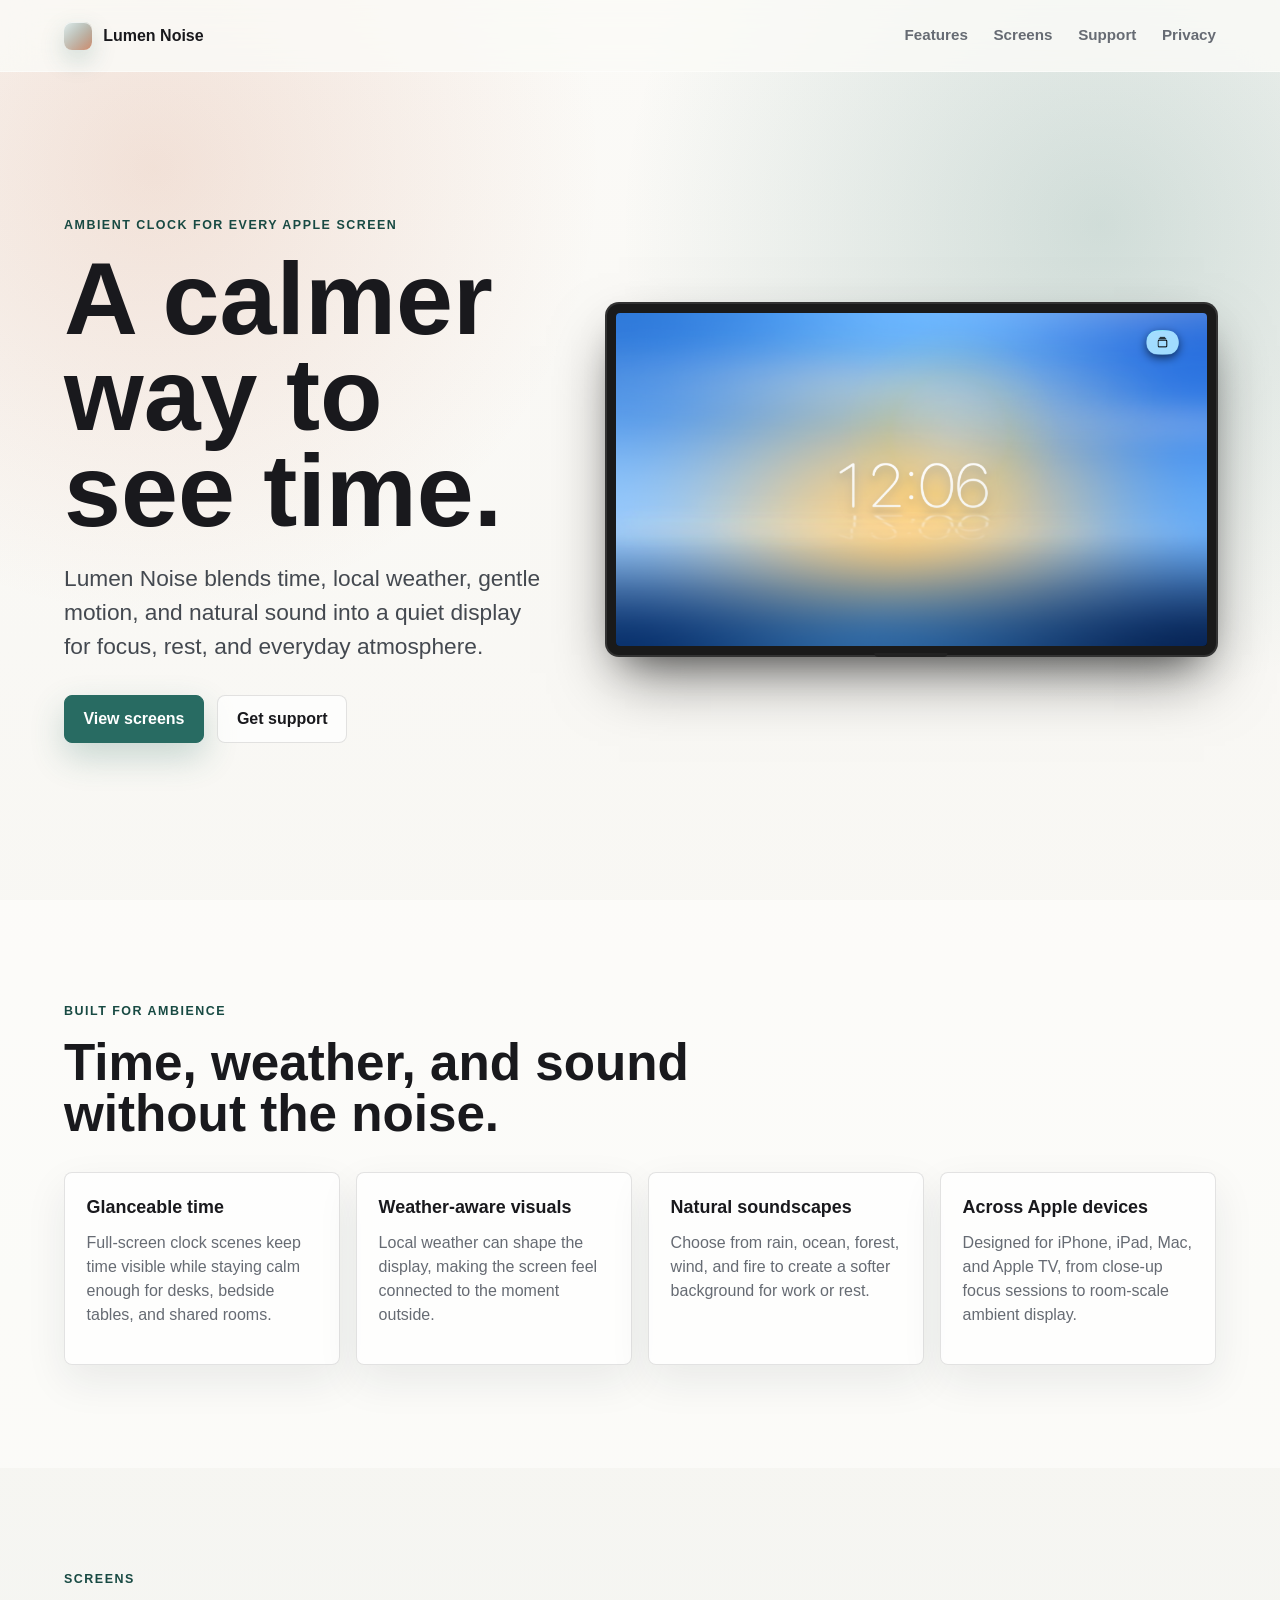
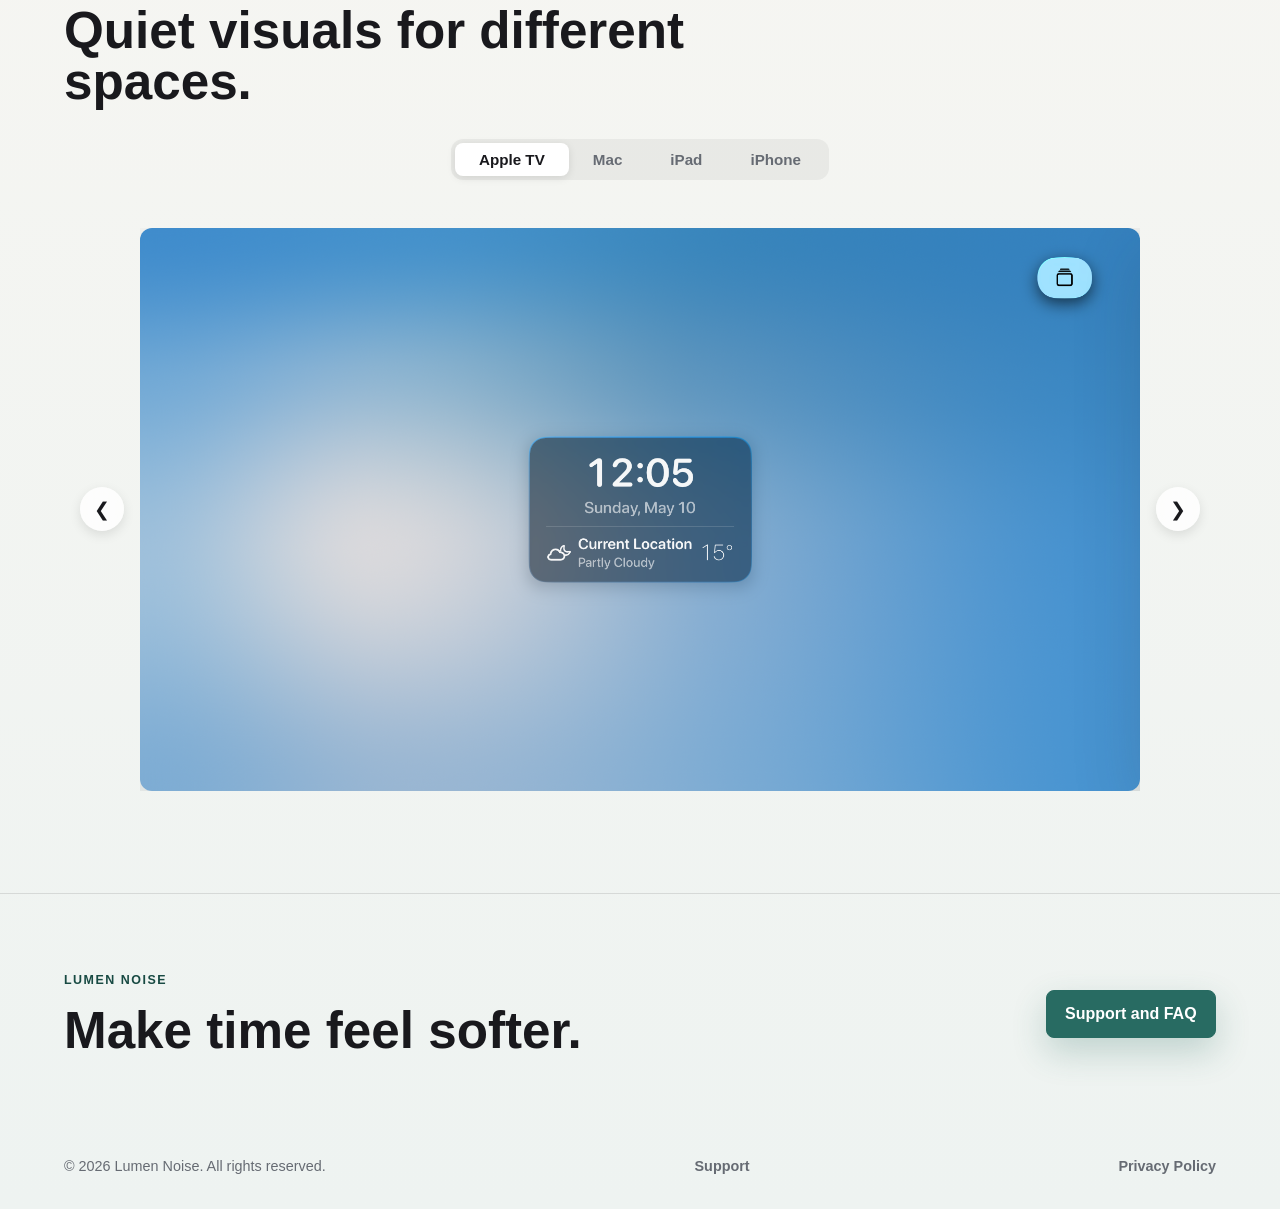
<file: docs/index.html>
<!doctype html>
<html lang="en">
  <head>
    <meta charset="utf-8">
    <meta name="viewport" content="width=device-width, initial-scale=1">
    <meta name="description" content="Lumen Noise turns any Apple screen into a calm ambient clock with weather, motion, and natural sound.">
    <title>Lumen Noise - Ambient Clock and Natural Sound</title>
    <link rel="stylesheet" href="styles.css">
  </head>
  <body>
    <header class="site-header">
      <a class="brand" href="index.html" aria-label="Lumen Noise home">
        <span class="brand-mark"></span>
        <span>Lumen Noise</span>
      </a>
      <nav class="site-nav" aria-label="Primary navigation">
        <a href="#features">Features</a>
        <a href="#screens">Screens</a>
        <a href="support.html">Support</a>
        <a href="privacy.html">Privacy</a>
      </nav>
    </header>

    <main>
      <section class="hero">
        <div class="hero-copy">
          <p class="eyebrow">Ambient clock for every Apple screen</p>
          <h1>A calmer way to see time.</h1>
          <p class="hero-text">
            Lumen Noise blends time, local weather, gentle motion, and natural sound into a quiet display for focus, rest, and everyday atmosphere.
          </p>
          <div class="hero-actions">
            <a class="button primary" href="#screens">View screens</a>
            <a class="button secondary" href="support.html">Get support</a>
          </div>
        </div>
        <div class="hero-visual" aria-label="Lumen Noise app preview">
          <div class="tv-screen">
            <img src="assets/tv-screenshot.png" alt="Lumen Noise ambient clock on Apple TV">
          </div>
        </div>
      </section>

      <section id="features" class="feature-band">
        <div class="section-heading">
          <p class="eyebrow">Built for ambience</p>
          <h2>Time, weather, and sound without the noise.</h2>
        </div>
        <div class="feature-grid">
          <article class="feature-card">
            <h3>Glanceable time</h3>
            <p>Full-screen clock scenes keep time visible while staying calm enough for desks, bedside tables, and shared rooms.</p>
          </article>
          <article class="feature-card">
            <h3>Weather-aware visuals</h3>
            <p>Local weather can shape the display, making the screen feel connected to the moment outside.</p>
          </article>
          <article class="feature-card">
            <h3>Natural soundscapes</h3>
            <p>Choose from rain, ocean, forest, wind, and fire to create a softer background for work or rest.</p>
          </article>
          <article class="feature-card">
            <h3>Across Apple devices</h3>
            <p>Designed for iPhone, iPad, Mac, and Apple TV, from close-up focus sessions to room-scale ambient display.</p>
          </article>
        </div>
      </section>

      <section id="screens" class="screens-section">
        <div class="section-heading">
          <p class="eyebrow">Screens</p>
          <h2>Quiet visuals for different spaces.</h2>
        </div>
        
        <div style="text-align: center;">
          <div class="segmented-control">
            <button class="segment-button active" onclick="showTab('appletv', event)">Apple TV</button>
            <button class="segment-button" onclick="showTab('mac', event)">Mac</button>
            <button class="segment-button" onclick="showTab('ipad', event)">iPad</button>
            <button class="segment-button" onclick="showTab('iphone', event)">iPhone</button>
          </div>
        </div>

        <div id="appletv" class="tab-content active">
          <div class="screen-display">
            <div class="carousel-container">
              <button class="carousel-button prev" onclick="moveCarousel('appletv', -1, event)">&#10094;</button>
              <div class="carousel-viewport">
                <div class="carousel-track">
                  <div class="carousel-slide"><img src="assets/appletv-1.png" alt="Lumen Noise on Apple TV 1"></div>
                  <div class="carousel-slide"><img src="assets/appletv-2.png" alt="Lumen Noise on Apple TV 2"></div>
                  <div class="carousel-slide"><img src="assets/appletv-3.png" alt="Lumen Noise on Apple TV 3"></div>
                </div>
              </div>
              <button class="carousel-button next" onclick="moveCarousel('appletv', 1, event)">&#10095;</button>
            </div>
          </div>
        </div>
        
        <div id="mac" class="tab-content">
          <div class="screen-display">
            <div class="carousel-container">
              <button class="carousel-button prev" onclick="moveCarousel('mac', -1, event)">&#10094;</button>
              <div class="carousel-viewport">
                <div class="carousel-track">
                  <div class="carousel-slide"><img src="assets/mac-1.png" alt="Lumen Noise on Mac 1"></div>
                  <div class="carousel-slide"><img src="assets/mac-2.png" alt="Lumen Noise on Mac 2"></div>
                  <div class="carousel-slide"><img src="assets/mac-3.png" alt="Lumen Noise on Mac 3"></div>
                </div>
              </div>
              <button class="carousel-button next" onclick="moveCarousel('mac', 1, event)">&#10095;</button>
            </div>
          </div>
        </div>

        <div id="ipad" class="tab-content">
          <div class="screen-display ipad-frame">
            <div class="carousel-container">
              <button class="carousel-button prev" onclick="moveCarousel('ipad', -1, event)">&#10094;</button>
              <div class="carousel-viewport">
                <div class="carousel-track">
                  <div class="carousel-slide"><img src="assets/ipad-1.png" alt="Lumen Noise on iPad 1"></div>
                  <div class="carousel-slide"><img src="assets/ipad-2.png" alt="Lumen Noise on iPad 2"></div>
                  <div class="carousel-slide"><img src="assets/ipad-3.png" alt="Lumen Noise on iPad 3"></div>
                </div>
              </div>
              <button class="carousel-button next" onclick="moveCarousel('ipad', 1, event)">&#10095;</button>
            </div>
          </div>
        </div>

        <div id="iphone" class="tab-content">
          <div class="screen-display iphone-frame">
            <div class="carousel-container">
              <button class="carousel-button prev" onclick="moveCarousel('iphone', -1, event)">&#10094;</button>
              <div class="carousel-viewport">
                <div class="carousel-track">
                  <div class="carousel-slide"><img src="assets/iphone-1.png" alt="Lumen Noise on iPhone 1"></div>
                  <div class="carousel-slide"><img src="assets/iphone-2.png" alt="Lumen Noise on iPhone 2"></div>
                  <div class="carousel-slide"><img src="assets/iphone-3.png" alt="Lumen Noise on iPhone 3"></div>
                </div>
              </div>
              <button class="carousel-button next" onclick="moveCarousel('iphone', 1, event)">&#10095;</button>
            </div>
          </div>
        </div>

        <script>
          const carouselStates = {
            appletv: 0,
            mac: 0,
            ipad: 0,
            iphone: 0
          };

          function showTab(tabId, event) {
            if (event) event.preventDefault();
            
            document.querySelectorAll('.segment-button').forEach(btn => btn.classList.remove('active'));
            document.querySelectorAll('.tab-content').forEach(tab => tab.classList.remove('active'));
            
            if (event && event.currentTarget) {
              event.currentTarget.classList.add('active');
            } else {
              // Fallback if event is not provided (e.g., initial load or direct call)
              const buttons = document.querySelectorAll('.segment-button');
              buttons.forEach(btn => {
                if (btn.getAttribute('onclick').includes(`'${tabId}'`)) {
                  btn.classList.add('active');
                }
              });
            }
            
            document.getElementById(tabId).classList.add('active');
            
            // Reset carousel position when switching tabs
            carouselStates[tabId] = 0;
            updateCarousel(tabId);
          }

          function moveCarousel(tabId, direction, event) {
             if (event) event.preventDefault();
             const track = document.querySelector(`#${tabId} .carousel-track`);
            const slideCount = track.querySelectorAll('.carousel-slide').length;
            
            carouselStates[tabId] = (carouselStates[tabId] + direction + slideCount) % slideCount;
            updateCarousel(tabId);
          }

          function updateCarousel(tabId) {
            const track = document.querySelector(`#${tabId} .carousel-track`);
            const offset = carouselStates[tabId] * -100;
            track.style.transform = `translateX(${offset}%)`;
          }
        </script>
      </section>

      <section class="closing-band">
        <div>
          <p class="eyebrow">Lumen Noise</p>
          <h2>Make time feel softer.</h2>
        </div>
        <a class="button primary" href="support.html">Support and FAQ</a>
      </section>
    </main>

    <footer class="site-footer">
      <span>&copy; 2026 Lumen Noise. All rights reserved.</span>
      <a href="support.html">Support</a>
      <a href="privacy.html">Privacy Policy</a>
    </footer>
  </body>
</html>
</file>
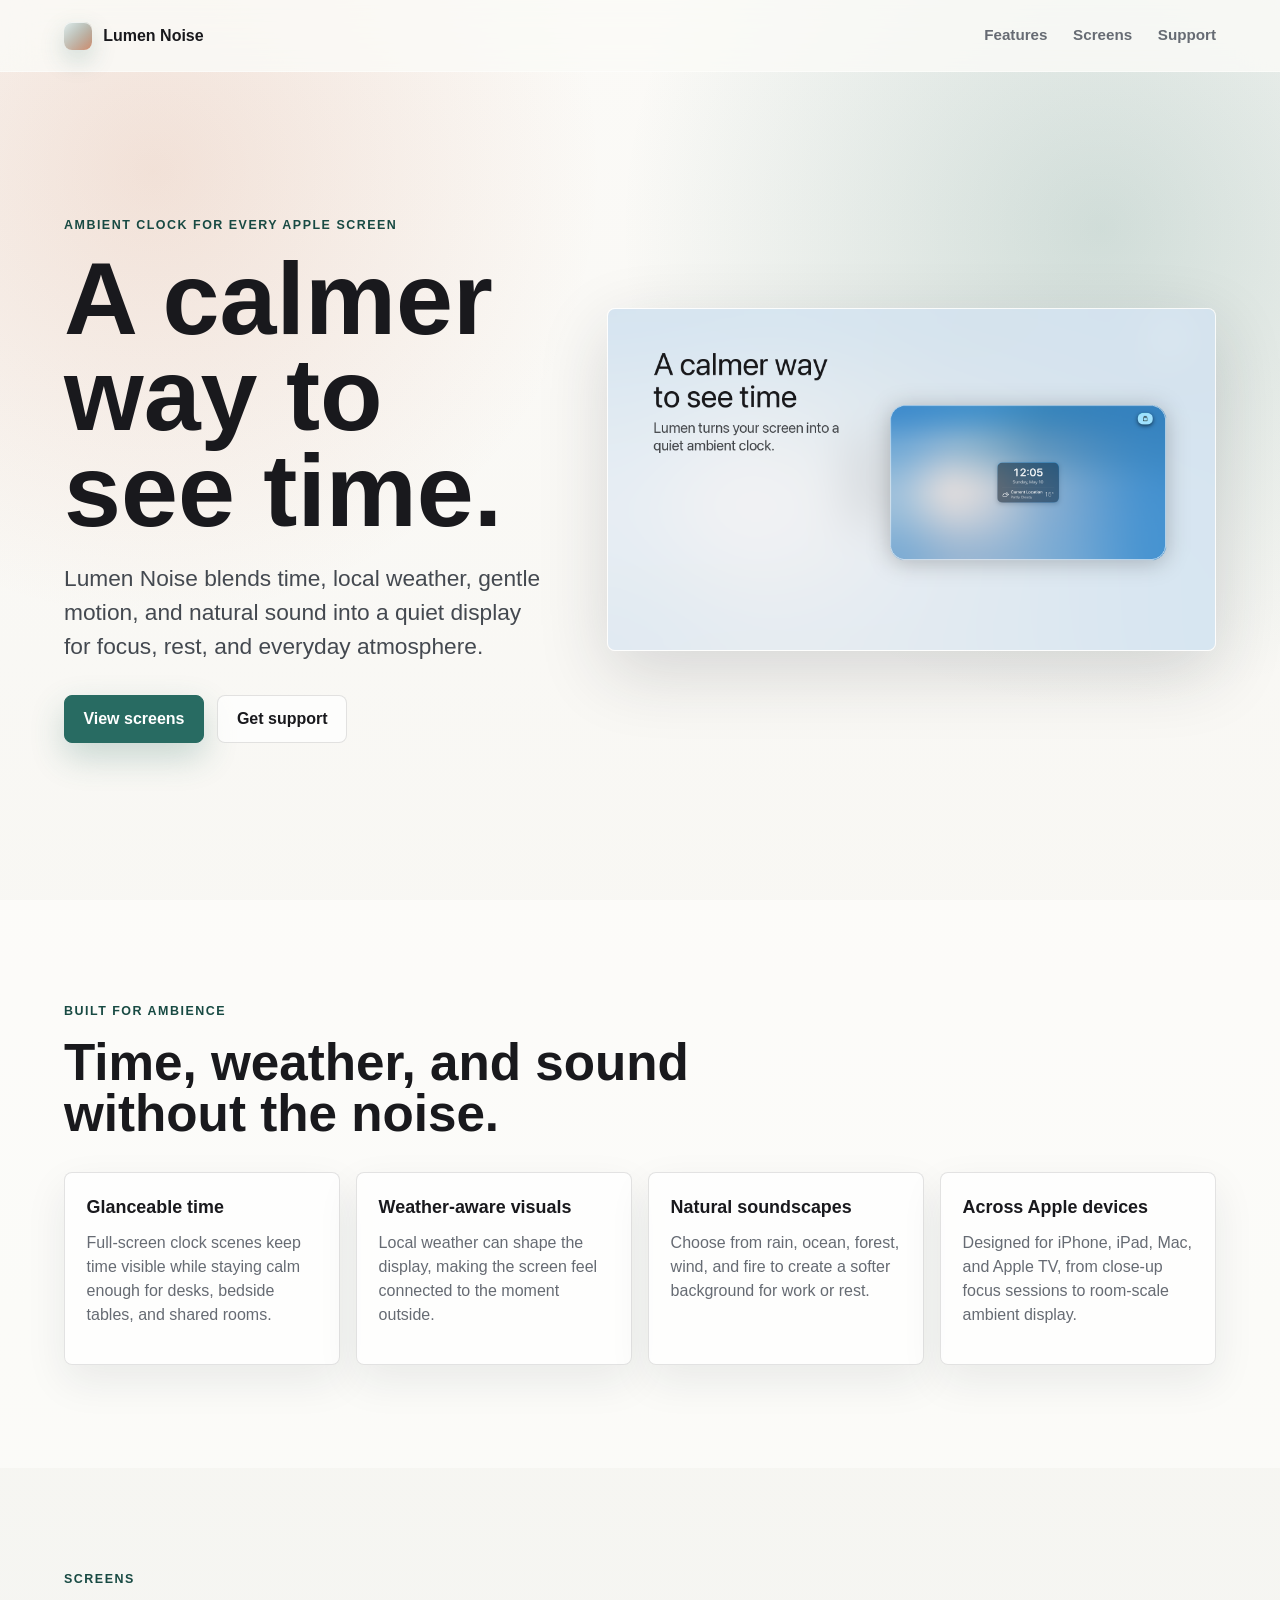
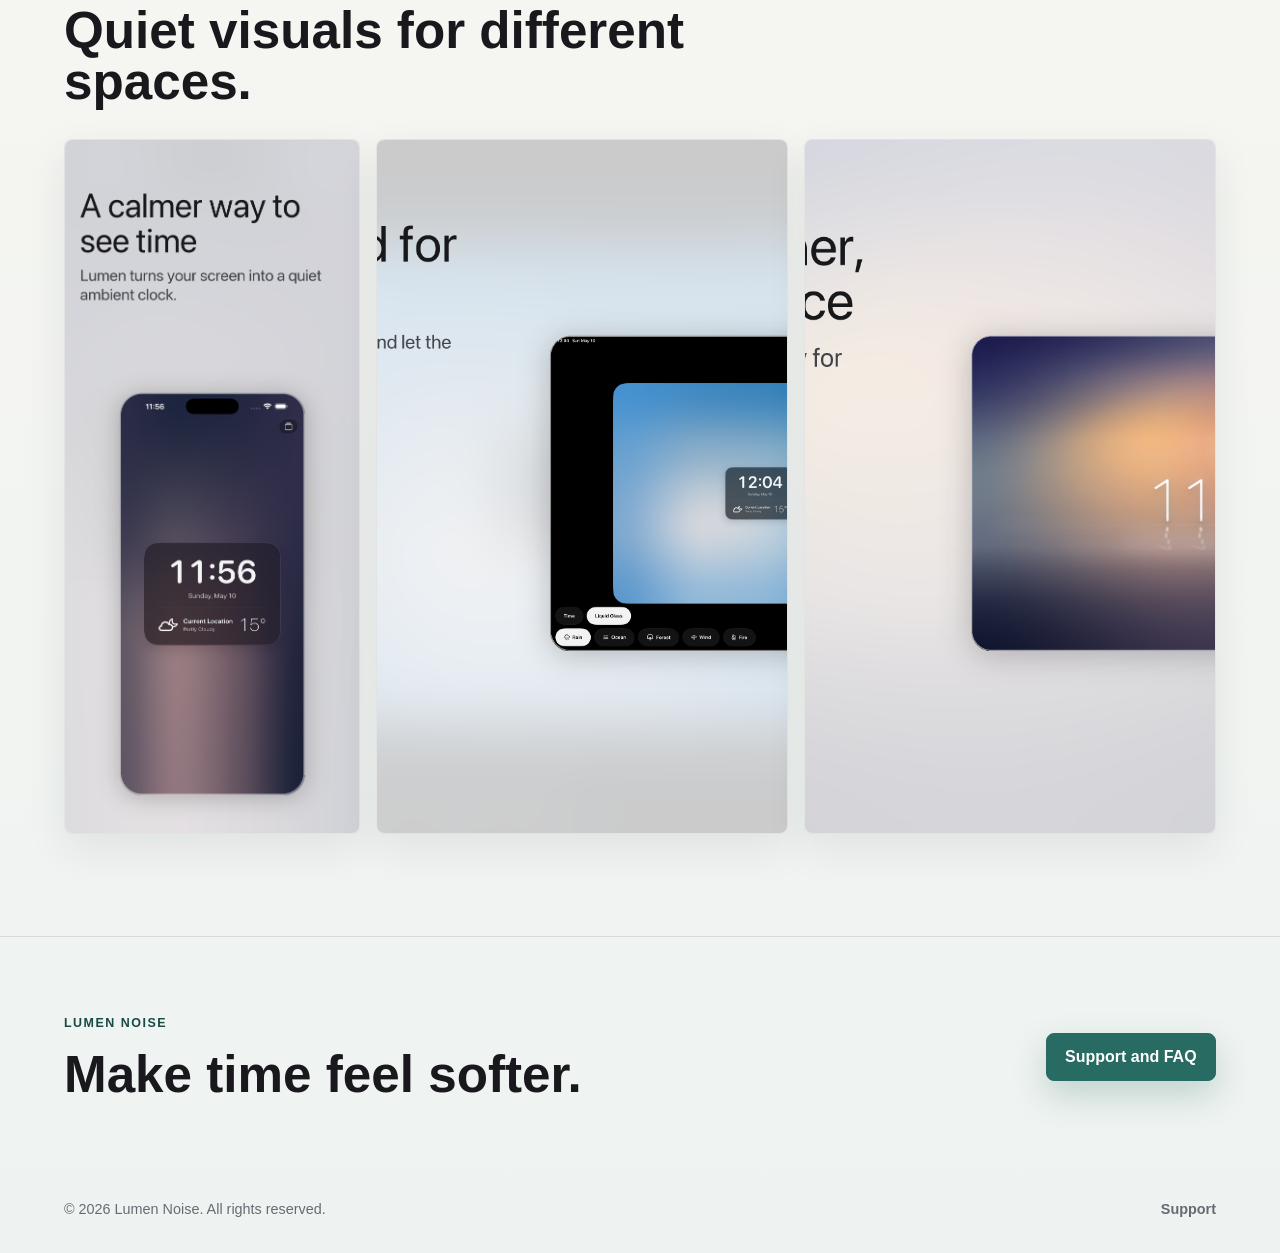
<file: Website/index.html>
<!doctype html>
<html lang="en">
  <head>
    <meta charset="utf-8">
    <meta name="viewport" content="width=device-width, initial-scale=1">
    <meta name="description" content="Lumen Noise turns any Apple screen into a calm ambient clock with weather, motion, and natural sound.">
    <title>Lumen Noise - Ambient Clock and Natural Sound</title>
    <link rel="stylesheet" href="styles.css">
  </head>
  <body>
    <header class="site-header">
      <a class="brand" href="index.html" aria-label="Lumen Noise home">
        <span class="brand-mark"></span>
        <span>Lumen Noise</span>
      </a>
      <nav class="site-nav" aria-label="Primary navigation">
        <a href="#features">Features</a>
        <a href="#screens">Screens</a>
        <a href="support.html">Support</a>
      </nav>
    </header>

    <main>
      <section class="hero">
        <div class="hero-copy">
          <p class="eyebrow">Ambient clock for every Apple screen</p>
          <h1>A calmer way to see time.</h1>
          <p class="hero-text">
            Lumen Noise blends time, local weather, gentle motion, and natural sound into a quiet display for focus, rest, and everyday atmosphere.
          </p>
          <div class="hero-actions">
            <a class="button primary" href="#screens">View screens</a>
            <a class="button secondary" href="support.html">Get support</a>
          </div>
        </div>
        <div class="hero-visual" aria-label="Lumen Noise app preview">
          <img src="assets/apple-tv-clock.png" alt="Lumen Noise ambient clock on Apple TV">
        </div>
      </section>

      <section id="features" class="feature-band">
        <div class="section-heading">
          <p class="eyebrow">Built for ambience</p>
          <h2>Time, weather, and sound without the noise.</h2>
        </div>
        <div class="feature-grid">
          <article class="feature-card">
            <h3>Glanceable time</h3>
            <p>Full-screen clock scenes keep time visible while staying calm enough for desks, bedside tables, and shared rooms.</p>
          </article>
          <article class="feature-card">
            <h3>Weather-aware visuals</h3>
            <p>Local weather can shape the display, making the screen feel connected to the moment outside.</p>
          </article>
          <article class="feature-card">
            <h3>Natural soundscapes</h3>
            <p>Choose from rain, ocean, forest, wind, and fire to create a softer background for work or rest.</p>
          </article>
          <article class="feature-card">
            <h3>Across Apple devices</h3>
            <p>Designed for iPhone, iPad, Mac, and Apple TV, from close-up focus sessions to room-scale ambient display.</p>
          </article>
        </div>
      </section>

      <section id="screens" class="screens-section">
        <div class="section-heading">
          <p class="eyebrow">Screens</p>
          <h2>Quiet visuals for different spaces.</h2>
        </div>
        <div class="screen-grid">
          <figure class="screen-card portrait">
            <img src="assets/iphone-clock.png" alt="Lumen Noise on iPhone">
            <figcaption>iPhone</figcaption>
          </figure>
          <figure class="screen-card">
            <img src="assets/ipad-focus.png" alt="Lumen Noise on iPad">
            <figcaption>iPad</figcaption>
          </figure>
          <figure class="screen-card">
            <img src="assets/mac-ambience.png" alt="Lumen Noise on Mac">
            <figcaption>Mac</figcaption>
          </figure>
        </div>
      </section>

      <section class="closing-band">
        <div>
          <p class="eyebrow">Lumen Noise</p>
          <h2>Make time feel softer.</h2>
        </div>
        <a class="button primary" href="support.html">Support and FAQ</a>
      </section>
    </main>

    <footer class="site-footer">
      <span>&copy; 2026 Lumen Noise. All rights reserved.</span>
      <a href="support.html">Support</a>
    </footer>
  </body>
</html>
</file>
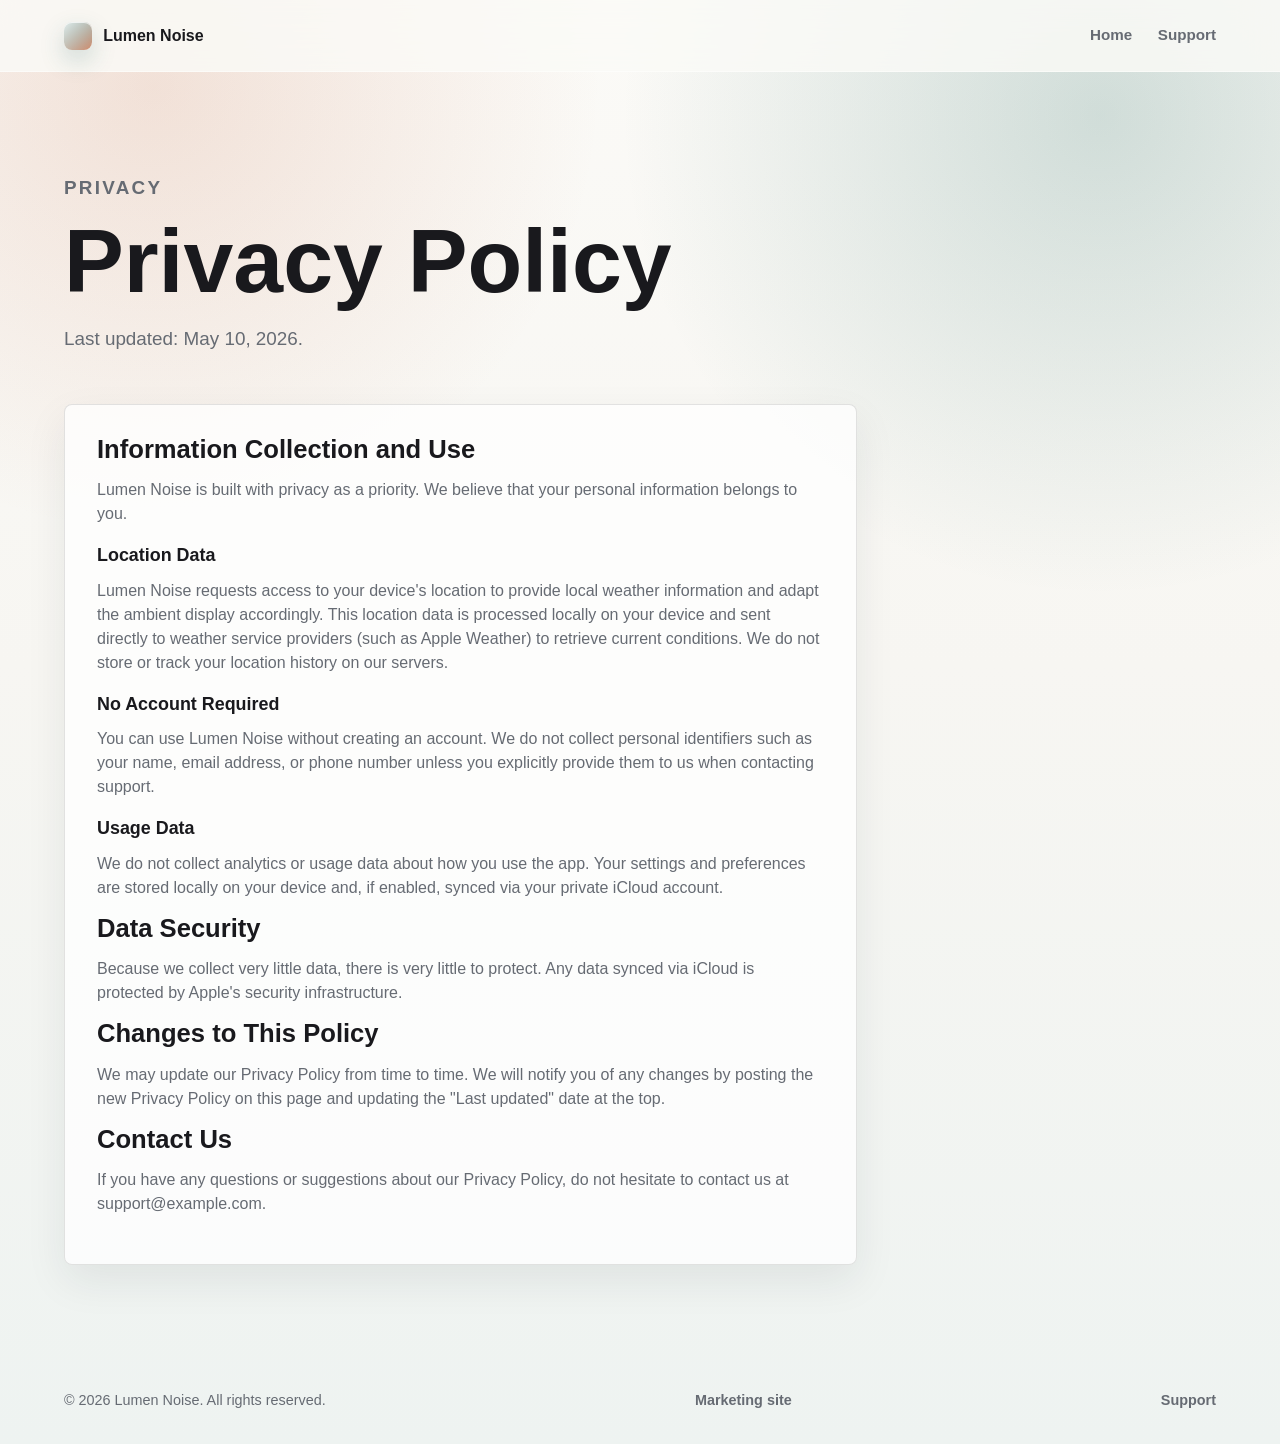
<file: docs/privacy.html>
<!doctype html>
<html lang="en">
  <head>
    <meta charset="utf-8">
    <meta name="viewport" content="width=device-width, initial-scale=1">
    <meta name="description" content="Privacy Policy for Lumen Noise.">
    <title>Lumen Noise Privacy Policy</title>
    <link rel="stylesheet" href="styles.css">
  </head>
  <body>
    <header class="site-header">
      <a class="brand" href="index.html" aria-label="Lumen Noise home">
        <span class="brand-mark"></span>
        <span>Lumen Noise</span>
      </a>
      <nav class="site-nav" aria-label="Primary navigation">
        <a href="index.html">Home</a>
        <a href="support.html">Support</a>
      </nav>
    </header>

    <main>
      <section class="support-hero">
        <p class="eyebrow">Privacy</p>
        <h1>Privacy Policy</h1>
        <p>
          Last updated: May 10, 2026.
        </p>
      </section>

      <section class="support-layout">
        <div class="support-main">
          <article class="support-panel">
            <h2>Information Collection and Use</h2>
            <p>
              Lumen Noise is built with privacy as a priority. We believe that your personal information belongs to you.
            </p>

            <h3>Location Data</h3>
            <p>
              Lumen Noise requests access to your device's location to provide local weather information and adapt the ambient display accordingly. This location data is processed locally on your device and sent directly to weather service providers (such as Apple Weather) to retrieve current conditions. We do not store or track your location history on our servers.
            </p>

            <h3>No Account Required</h3>
            <p>
              You can use Lumen Noise without creating an account. We do not collect personal identifiers such as your name, email address, or phone number unless you explicitly provide them to us when contacting support.
            </p>

            <h3>Usage Data</h3>
            <p>
              We do not collect analytics or usage data about how you use the app. Your settings and preferences are stored locally on your device and, if enabled, synced via your private iCloud account.
            </p>

            <h2>Data Security</h2>
            <p>
              Because we collect very little data, there is very little to protect. Any data synced via iCloud is protected by Apple's security infrastructure.
            </p>

            <h2>Changes to This Policy</h2>
            <p>
              We may update our Privacy Policy from time to time. We will notify you of any changes by posting the new Privacy Policy on this page and updating the "Last updated" date at the top.
            </p>

            <h2>Contact Us</h2>
            <p>
              If you have any questions or suggestions about our Privacy Policy, do not hesitate to contact us at support@example.com.
            </p>
          </article>
        </div>
      </section>
    </main>

    <footer class="site-footer">
      <span>&copy; 2026 Lumen Noise. All rights reserved.</span>
      <a href="index.html">Marketing site</a>
      <a href="support.html">Support</a>
    </footer>
  </body>
</html>
</file>
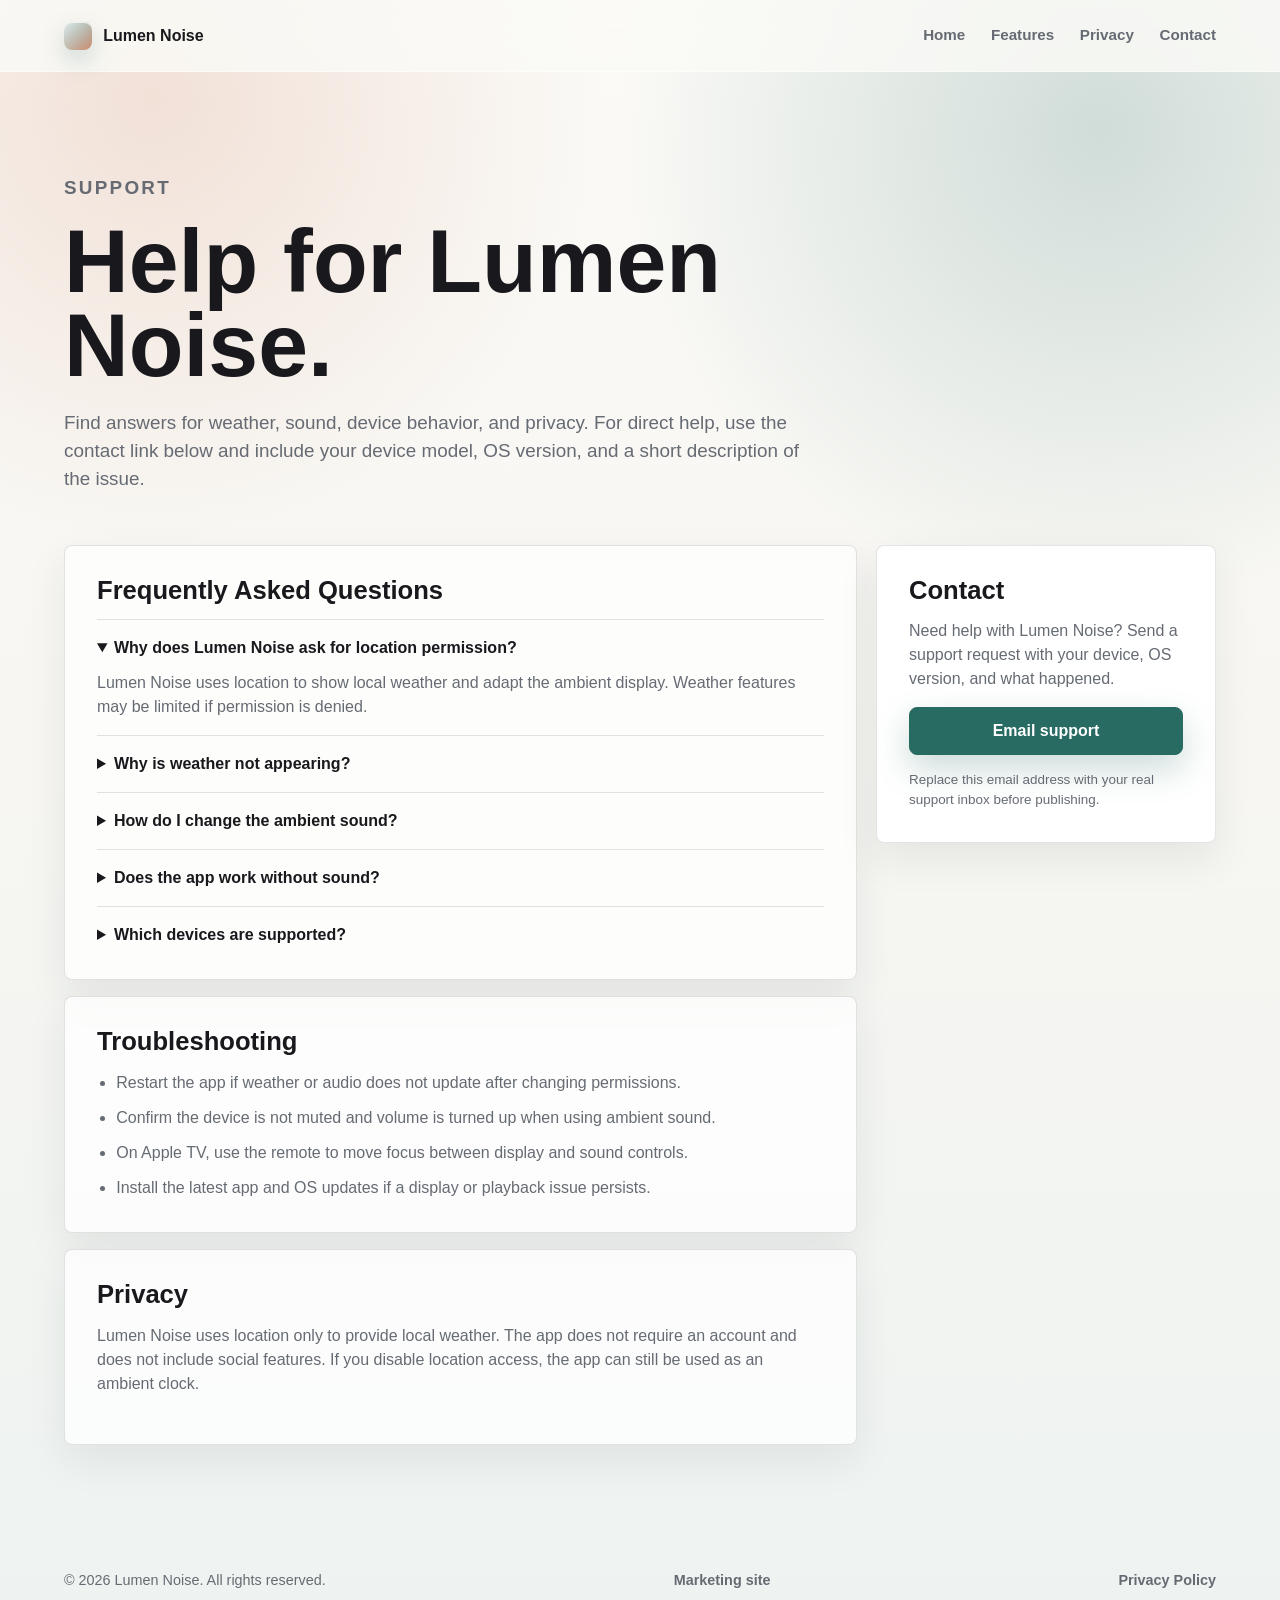
<file: docs/support.html>
<!doctype html>
<html lang="en">
  <head>
    <meta charset="utf-8">
    <meta name="viewport" content="width=device-width, initial-scale=1">
    <meta name="description" content="Support, FAQ, and privacy information for Lumen Noise.">
    <title>Lumen Noise Support</title>
    <link rel="stylesheet" href="styles.css">
  </head>
  <body>
    <header class="site-header">
      <a class="brand" href="index.html" aria-label="Lumen Noise home">
        <span class="brand-mark"></span>
        <span>Lumen Noise</span>
      </a>
      <nav class="site-nav" aria-label="Primary navigation">
        <a href="index.html">Home</a>
        <a href="index.html#features">Features</a>
        <a href="privacy.html">Privacy</a>
        <a href="#contact">Contact</a>
      </nav>
    </header>

    <main>
      <section class="support-hero">
        <p class="eyebrow">Support</p>
        <h1>Help for Lumen Noise.</h1>
        <p>
          Find answers for weather, sound, device behavior, and privacy. For direct help, use the contact link below and include your device model, OS version, and a short description of the issue.
        </p>
      </section>

      <section class="support-layout">
        <div class="support-main">
          <article class="support-panel">
            <h2>Frequently Asked Questions</h2>

            <details open>
              <summary>Why does Lumen Noise ask for location permission?</summary>
              <p>Lumen Noise uses location to show local weather and adapt the ambient display. Weather features may be limited if permission is denied.</p>
            </details>

            <details>
              <summary>Why is weather not appearing?</summary>
              <p>Check that Location Services are enabled for Lumen Noise, then reopen the app. Weather availability can also depend on network access and Apple Weather services.</p>
            </details>

            <details>
              <summary>How do I change the ambient sound?</summary>
              <p>Use the sound controls in the app to choose rain, ocean, forest, wind, or fire. The selected sound is remembered for future sessions.</p>
            </details>

            <details>
              <summary>Does the app work without sound?</summary>
              <p>Yes. You can use Lumen Noise as a silent ambient clock and leave sound playback off.</p>
            </details>

            <details>
              <summary>Which devices are supported?</summary>
              <p>Lumen Noise is designed for iPhone, iPad, Mac, and Apple TV.</p>
            </details>
          </article>

          <article class="support-panel">
            <h2>Troubleshooting</h2>
            <ul class="plain-list">
              <li>Restart the app if weather or audio does not update after changing permissions.</li>
              <li>Confirm the device is not muted and volume is turned up when using ambient sound.</li>
              <li>On Apple TV, use the remote to move focus between display and sound controls.</li>
              <li>Install the latest app and OS updates if a display or playback issue persists.</li>
            </ul>
          </article>

          <article class="support-panel">
            <h2>Privacy</h2>
            <p>
              Lumen Noise uses location only to provide local weather. The app does not require an account and does not include social features. If you disable location access, the app can still be used as an ambient clock.
            </p>
          </article>
        </div>

        <aside id="contact" class="contact-card">
          <h2>Contact</h2>
          <p>Need help with Lumen Noise? Send a support request with your device, OS version, and what happened.</p>
          <a class="button primary full" href="mailto:support@example.com?subject=Lumen%20Noise%20Support">Email support</a>
          <p class="fine-print">Replace this email address with your real support inbox before publishing.</p>
        </aside>
      </section>
    </main>

    <footer class="site-footer">
      <span>&copy; 2026 Lumen Noise. All rights reserved.</span>
      <a href="index.html">Marketing site</a>
      <a href="privacy.html">Privacy Policy</a>
    </footer>
  </body>
</html>
</file>
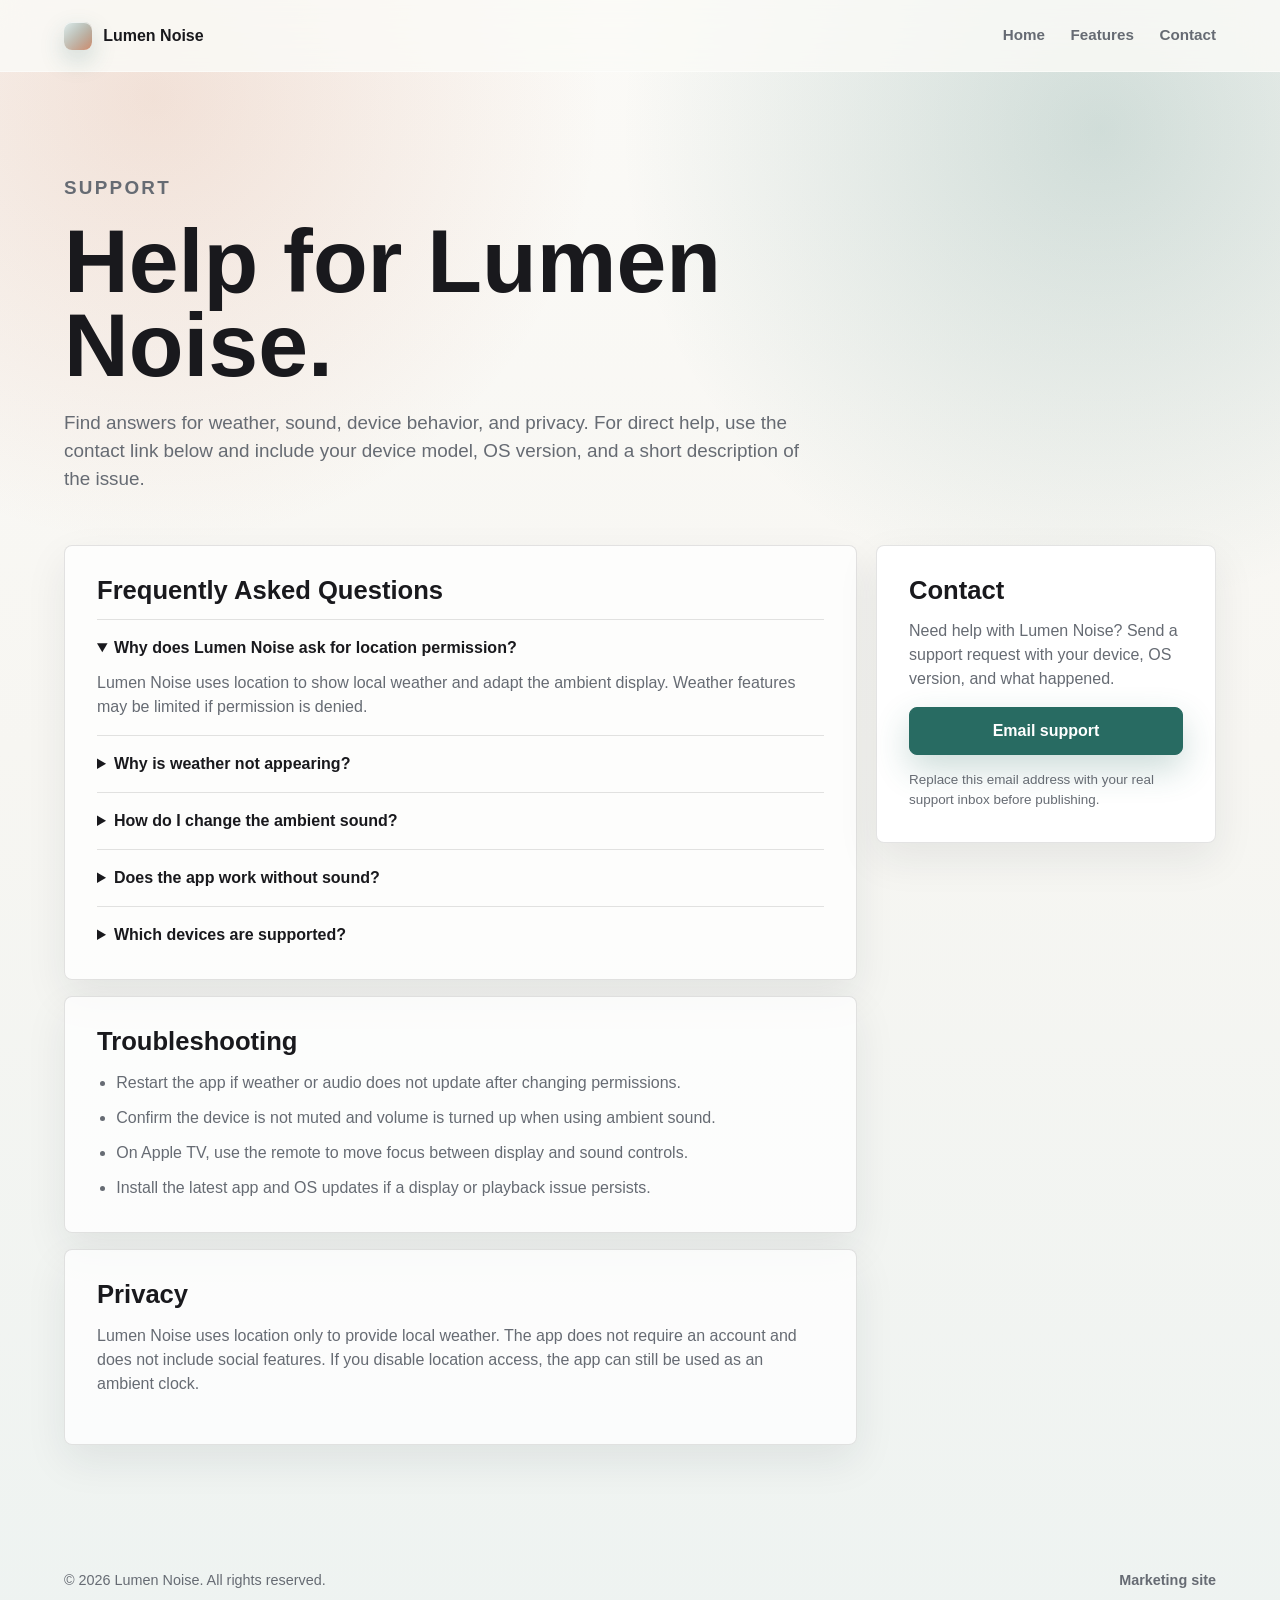
<file: Website/support.html>
<!doctype html>
<html lang="en">
  <head>
    <meta charset="utf-8">
    <meta name="viewport" content="width=device-width, initial-scale=1">
    <meta name="description" content="Support, FAQ, and privacy information for Lumen Noise.">
    <title>Lumen Noise Support</title>
    <link rel="stylesheet" href="styles.css">
  </head>
  <body>
    <header class="site-header">
      <a class="brand" href="index.html" aria-label="Lumen Noise home">
        <span class="brand-mark"></span>
        <span>Lumen Noise</span>
      </a>
      <nav class="site-nav" aria-label="Primary navigation">
        <a href="index.html">Home</a>
        <a href="index.html#features">Features</a>
        <a href="#contact">Contact</a>
      </nav>
    </header>

    <main>
      <section class="support-hero">
        <p class="eyebrow">Support</p>
        <h1>Help for Lumen Noise.</h1>
        <p>
          Find answers for weather, sound, device behavior, and privacy. For direct help, use the contact link below and include your device model, OS version, and a short description of the issue.
        </p>
      </section>

      <section class="support-layout">
        <div class="support-main">
          <article class="support-panel">
            <h2>Frequently Asked Questions</h2>

            <details open>
              <summary>Why does Lumen Noise ask for location permission?</summary>
              <p>Lumen Noise uses location to show local weather and adapt the ambient display. Weather features may be limited if permission is denied.</p>
            </details>

            <details>
              <summary>Why is weather not appearing?</summary>
              <p>Check that Location Services are enabled for Lumen Noise, then reopen the app. Weather availability can also depend on network access and Apple Weather services.</p>
            </details>

            <details>
              <summary>How do I change the ambient sound?</summary>
              <p>Use the sound controls in the app to choose rain, ocean, forest, wind, or fire. The selected sound is remembered for future sessions.</p>
            </details>

            <details>
              <summary>Does the app work without sound?</summary>
              <p>Yes. You can use Lumen Noise as a silent ambient clock and leave sound playback off.</p>
            </details>

            <details>
              <summary>Which devices are supported?</summary>
              <p>Lumen Noise is designed for iPhone, iPad, Mac, and Apple TV.</p>
            </details>
          </article>

          <article class="support-panel">
            <h2>Troubleshooting</h2>
            <ul class="plain-list">
              <li>Restart the app if weather or audio does not update after changing permissions.</li>
              <li>Confirm the device is not muted and volume is turned up when using ambient sound.</li>
              <li>On Apple TV, use the remote to move focus between display and sound controls.</li>
              <li>Install the latest app and OS updates if a display or playback issue persists.</li>
            </ul>
          </article>

          <article class="support-panel">
            <h2>Privacy</h2>
            <p>
              Lumen Noise uses location only to provide local weather. The app does not require an account and does not include social features. If you disable location access, the app can still be used as an ambient clock.
            </p>
          </article>
        </div>

        <aside id="contact" class="contact-card">
          <h2>Contact</h2>
          <p>Need help with Lumen Noise? Send a support request with your device, OS version, and what happened.</p>
          <a class="button primary full" href="mailto:support@example.com?subject=Lumen%20Noise%20Support">Email support</a>
          <p class="fine-print">Replace this email address with your real support inbox before publishing.</p>
        </aside>
      </section>
    </main>

    <footer class="site-footer">
      <span>&copy; 2026 Lumen Noise. All rights reserved.</span>
      <a href="index.html">Marketing site</a>
    </footer>
  </body>
</html>
</file>
<file: docs/styles.css>
:root {
  color-scheme: light;
  --ink: #19191d;
  --muted: #666b73;
  --line: rgba(25, 25, 29, 0.12);
  --paper: #f7f6f2;
  --panel: rgba(255, 255, 255, 0.74);
  --panel-strong: #ffffff;
  --accent: #286b62;
  --accent-dark: #184a43;
  --warm: #c9714b;
  --shadow: 0 22px 70px rgba(31, 38, 47, 0.16);
}

* {
  box-sizing: border-box;
}

html {
  scroll-behavior: smooth;
}

body {
  margin: 0;
  color: var(--ink);
  font-family: -apple-system, BlinkMacSystemFont, "SF Pro Display", "Segoe UI", sans-serif;
  background:
    radial-gradient(circle at 12% 6%, rgba(201, 113, 75, 0.18), transparent 28rem),
    radial-gradient(circle at 86% 8%, rgba(40, 107, 98, 0.20), transparent 30rem),
    linear-gradient(180deg, #fbfaf7 0%, var(--paper) 46%, #eef3f1 100%);
  line-height: 1.5;
}

img {
  display: block;
  max-width: 100%;
}

a {
  color: inherit;
  text-decoration: none;
}

.site-header {
  position: sticky;
  top: 0;
  z-index: 20;
  display: flex;
  align-items: center;
  justify-content: space-between;
  gap: 1rem;
  min-height: 72px;
  padding: 0 5vw;
  border-bottom: 1px solid rgba(255, 255, 255, 0.5);
  background: rgba(251, 250, 247, 0.82);
  backdrop-filter: blur(18px);
}

.brand {
  display: inline-flex;
  align-items: center;
  gap: 0.7rem;
  font-weight: 750;
  letter-spacing: 0;
}

.brand-mark {
  width: 28px;
  height: 28px;
  border-radius: 8px;
  background:
    linear-gradient(135deg, rgba(255, 255, 255, 0.88), rgba(255, 255, 255, 0.18)),
    linear-gradient(145deg, var(--accent), var(--warm));
  box-shadow: inset 0 1px 0 rgba(255, 255, 255, 0.7), 0 10px 24px rgba(40, 107, 98, 0.22);
}

.site-nav {
  display: flex;
  align-items: center;
  gap: clamp(0.8rem, 2vw, 1.7rem);
  color: var(--muted);
  font-size: 0.95rem;
  font-weight: 600;
}

.site-nav a:hover {
  color: var(--ink);
}

.hero {
  display: grid;
  grid-template-columns: minmax(0, 0.88fr) minmax(320px, 1.12fr);
  gap: clamp(2rem, 5vw, 5rem);
  align-items: center;
  min-height: calc(100svh - 72px);
  padding: clamp(3rem, 7vw, 6rem) 5vw clamp(4rem, 8vw, 7rem);
}

.hero-copy {
  max-width: 680px;
}

.eyebrow {
  margin: 0 0 1rem;
  color: var(--accent-dark);
  font-size: 0.78rem;
  font-weight: 800;
  letter-spacing: 0.12em;
  text-transform: uppercase;
}

h1,
h2,
h3,
p {
  margin-top: 0;
}

h1 {
  max-width: 780px;
  margin-bottom: 1.35rem;
  font-size: clamp(3.2rem, 8vw, 7.6rem);
  line-height: 0.94;
  letter-spacing: 0;
}

h2 {
  margin-bottom: 1rem;
  font-size: clamp(2rem, 4vw, 4.2rem);
  line-height: 1;
  letter-spacing: 0;
}

h3 {
  margin-bottom: 0.6rem;
  font-size: 1.12rem;
}

.hero-text {
  max-width: 560px;
  color: #444950;
  font-size: clamp(1.1rem, 2vw, 1.42rem);
}

.hero-actions {
  display: flex;
  flex-wrap: wrap;
  gap: 0.85rem;
  margin-top: 2rem;
}

.button {
  display: inline-flex;
  align-items: center;
  justify-content: center;
  min-height: 48px;
  padding: 0.85rem 1.15rem;
  border: 1px solid var(--line);
  border-radius: 8px;
  font-weight: 750;
  line-height: 1;
}

.button.primary {
  color: #fff;
  border-color: var(--accent);
  background: var(--accent);
  box-shadow: 0 14px 34px rgba(40, 107, 98, 0.24);
}

.button.primary:hover {
  background: var(--accent-dark);
}

.button.secondary {
  background: rgba(255, 255, 255, 0.68);
}

.button.full {
  width: 100%;
}

.hero-visual {
  position: relative;
  padding: 1.5%;
  border-radius: 12px;
  background: #1a1a1a; /* TV Bezel */
  box-shadow: 
    0 0 0 2px #333,
    0 30px 60px -12px rgba(0,0,0,0.5),
    0 18px 36px -18px rgba(0,0,0,0.5);
}

/* TV Screen area */
.tv-screen {
  position: relative;
  overflow: hidden;
  border-radius: 4px;
  background: #000;
  aspect-ratio: 16 / 9;
  box-shadow: inset 0 0 100px rgba(0,0,0,0.2);
}

.hero-visual img {
  width: 100%;
  height: 100%;
  object-fit: cover;
}

/* TV Stand/Bottom details */
.hero-visual::after {
  content: "";
  position: absolute;
  bottom: -2px;
  left: 50%;
  transform: translateX(-50%);
  width: 12%;
  height: 4px;
  background: #222;
  border-radius: 0 0 4px 4px;
}

/* Segmented Control */
.segmented-control {
  display: inline-flex;
  padding: 4px;
  margin-bottom: 3rem;
  background: rgba(0, 0, 0, 0.05);
  border-radius: 12px;
}

.segment-button {
  padding: 8px 24px;
  border: none;
  background: none;
  border-radius: 8px;
  font-size: 0.95rem;
  font-weight: 600;
  color: var(--muted);
  cursor: pointer;
  transition: all 0.2s ease;
}

.segment-button:hover {
  color: var(--ink);
}

.segment-button.active {
  background: #fff;
  color: var(--ink);
  box-shadow: 0 2px 8px rgba(0, 0, 0, 0.1);
}

/* Tab Content */
.tab-content {
  display: none;
  animation: fadeIn 0.4s ease;
}

.tab-content.active {
  display: block;
}

@keyframes fadeIn {
  from { opacity: 0; transform: translateY(10px); }
  to { opacity: 1; transform: translateY(0); }
}

/* Carousel Styles */
.carousel-container {
  position: relative;
  width: 100%;
  display: flex;
  align-items: center;
  justify-content: center;
}

.carousel-viewport {
  overflow: hidden;
  width: 100%;
}

.carousel-track {
  display: flex;
  transition: transform 0.4s cubic-bezier(0.4, 0, 0.2, 1);
}

.carousel-slide {
  flex: 0 0 100%;
  min-width: 0;
}

.carousel-button {
  position: absolute;
  top: 50%;
  transform: translateY(-50%);
  width: 44px;
  height: 44px;
  border-radius: 50%;
  border: none;
  background: rgba(255, 255, 255, 0.8);
  backdrop-filter: blur(8px);
  color: var(--ink);
  font-size: 1.2rem;
  display: flex;
  align-items: center;
  justify-content: center;
  cursor: pointer;
  z-index: 10;
  box-shadow: 0 4px 12px rgba(0, 0, 0, 0.1);
  transition: all 0.2s ease;
}

.carousel-button:hover {
  background: #fff;
  transform: translateY(-50%) scale(1.05);
}

.carousel-button.prev { left: -60px; }
.carousel-button.next { right: -60px; }

/* Responsive Carousel Buttons */
@media (max-width: 1100px) {
  .carousel-button.prev { left: 10px; }
  .carousel-button.next { right: 10px; }
}

.screen-display {
  max-width: 1000px;
  margin: 0 auto;
}

.screen-display img {
  width: 100%;
  border-radius: 12px;
  box-shadow: var(--shadow);
}

.screen-display.iphone-frame {
  max-width: 320px;
}

.screen-display.ipad-frame {
  max-width: 700px;
}

.feature-band,
.screens-section,
.support-layout,
.support-hero,
.closing-band {
  padding-right: 5vw;
  padding-left: 5vw;
}

.feature-band {
  padding-top: clamp(4rem, 8vw, 7rem);
  padding-bottom: clamp(4rem, 8vw, 7rem);
  background: rgba(255, 255, 255, 0.46);
}

.section-heading {
  max-width: 820px;
  margin-bottom: 2rem;
}

.feature-grid {
  display: grid;
  grid-template-columns: repeat(4, minmax(0, 1fr));
  gap: 1rem;
}

.feature-card,
.screen-card,
.support-panel,
.contact-card {
  border: 1px solid var(--line);
  border-radius: 8px;
  background: var(--panel);
  box-shadow: 0 16px 42px rgba(31, 38, 47, 0.08);
}

.feature-card {
  padding: 1.35rem;
}

.feature-card p,
.support-panel p,
.contact-card p,
.plain-list {
  color: var(--muted);
}

.screens-section {
  padding-top: clamp(4rem, 8vw, 7rem);
  padding-bottom: clamp(4rem, 8vw, 7rem);
}

.screen-grid {
  display: grid;
  grid-template-columns: minmax(220px, 0.72fr) repeat(2, minmax(0, 1fr));
  gap: 1rem;
  align-items: stretch;
}

.screen-card {
  overflow: hidden;
  margin: 0;
  background: var(--panel-strong);
}

.screen-card img {
  width: 100%;
  height: 100%;
  min-height: 340px;
  object-fit: cover;
  object-position: left top;
}

.screen-card figcaption {
  padding: 0.8rem 1rem 1rem;
  color: var(--muted);
  font-weight: 700;
}

.closing-band {
  display: flex;
  align-items: center;
  justify-content: space-between;
  gap: 1.5rem;
  padding-top: clamp(3rem, 6vw, 5rem);
  padding-bottom: clamp(3rem, 6vw, 5rem);
  border-top: 1px solid var(--line);
}

.closing-band h2 {
  margin-bottom: 0;
}

.site-footer {
  display: flex;
  align-items: center;
  justify-content: space-between;
  gap: 1rem;
  padding: 1.4rem 5vw 2rem;
  color: var(--muted);
  font-size: 0.9rem;
}

.site-footer a {
  font-weight: 700;
}

.support-hero {
  max-width: 980px;
  padding-top: clamp(4rem, 8vw, 7rem);
  padding-bottom: 2rem;
}

.support-hero h1 {
  font-size: clamp(3rem, 7vw, 6rem);
}

.support-hero p {
  max-width: 760px;
  color: var(--muted);
  font-size: 1.18rem;
}

.support-layout {
  display: grid;
  grid-template-columns: minmax(0, 1fr) 340px;
  gap: 1.2rem;
  align-items: start;
  padding-bottom: clamp(4rem, 8vw, 7rem);
}

.support-main {
  display: grid;
  gap: 1rem;
}

.support-panel,
.contact-card {
  padding: clamp(1.2rem, 3vw, 2rem);
}

.support-panel h2,
.contact-card h2 {
  margin-bottom: 1rem;
  font-size: clamp(1.35rem, 2vw, 1.8rem);
}

details {
  border-top: 1px solid var(--line);
  padding: 1rem 0;
}

details:last-child {
  padding-bottom: 0;
}

summary {
  cursor: pointer;
  font-weight: 760;
}

details p {
  margin: 0.7rem 0 0;
}

.plain-list {
  display: grid;
  gap: 0.7rem;
  margin: 0;
  padding-left: 1.2rem;
}

.contact-card {
  position: sticky;
  top: 96px;
  background: #ffffff;
}

.fine-print {
  margin: 0.9rem 0 0;
  font-size: 0.84rem;
}

@media (max-width: 980px) {
  .hero,
  .support-layout {
    grid-template-columns: 1fr;
  }

  .hero {
    min-height: auto;
  }

  .feature-grid {
    grid-template-columns: repeat(2, minmax(0, 1fr));
  }

  .screen-grid {
    grid-template-columns: 1fr;
  }

  .screen-card img {
    height: auto;
    min-height: 0;
  }

  .contact-card {
    position: static;
  }
}

@media (max-width: 640px) {
  .site-header {
    align-items: flex-start;
    flex-direction: column;
    padding-top: 1rem;
    padding-bottom: 1rem;
  }

  .site-nav {
    width: 100%;
    justify-content: space-between;
  }

  .hero {
    padding-top: 2.4rem;
  }

  h1 {
    font-size: clamp(3rem, 16vw, 4.6rem);
  }

  .feature-grid,
  .closing-band {
    grid-template-columns: 1fr;
  }

  .feature-grid {
    display: grid;
  }

  .closing-band {
    display: grid;
    align-items: start;
  }

  .button {
    width: 100%;
  }
}
</file>
<file: Website/styles.css>
:root {
  color-scheme: light;
  --ink: #19191d;
  --muted: #666b73;
  --line: rgba(25, 25, 29, 0.12);
  --paper: #f7f6f2;
  --panel: rgba(255, 255, 255, 0.74);
  --panel-strong: #ffffff;
  --accent: #286b62;
  --accent-dark: #184a43;
  --warm: #c9714b;
  --shadow: 0 22px 70px rgba(31, 38, 47, 0.16);
}

* {
  box-sizing: border-box;
}

html {
  scroll-behavior: smooth;
}

body {
  margin: 0;
  color: var(--ink);
  font-family: -apple-system, BlinkMacSystemFont, "SF Pro Display", "Segoe UI", sans-serif;
  background:
    radial-gradient(circle at 12% 6%, rgba(201, 113, 75, 0.18), transparent 28rem),
    radial-gradient(circle at 86% 8%, rgba(40, 107, 98, 0.20), transparent 30rem),
    linear-gradient(180deg, #fbfaf7 0%, var(--paper) 46%, #eef3f1 100%);
  line-height: 1.5;
}

img {
  display: block;
  max-width: 100%;
}

a {
  color: inherit;
  text-decoration: none;
}

.site-header {
  position: sticky;
  top: 0;
  z-index: 20;
  display: flex;
  align-items: center;
  justify-content: space-between;
  gap: 1rem;
  min-height: 72px;
  padding: 0 5vw;
  border-bottom: 1px solid rgba(255, 255, 255, 0.5);
  background: rgba(251, 250, 247, 0.82);
  backdrop-filter: blur(18px);
}

.brand {
  display: inline-flex;
  align-items: center;
  gap: 0.7rem;
  font-weight: 750;
  letter-spacing: 0;
}

.brand-mark {
  width: 28px;
  height: 28px;
  border-radius: 8px;
  background:
    linear-gradient(135deg, rgba(255, 255, 255, 0.88), rgba(255, 255, 255, 0.18)),
    linear-gradient(145deg, var(--accent), var(--warm));
  box-shadow: inset 0 1px 0 rgba(255, 255, 255, 0.7), 0 10px 24px rgba(40, 107, 98, 0.22);
}

.site-nav {
  display: flex;
  align-items: center;
  gap: clamp(0.8rem, 2vw, 1.7rem);
  color: var(--muted);
  font-size: 0.95rem;
  font-weight: 600;
}

.site-nav a:hover {
  color: var(--ink);
}

.hero {
  display: grid;
  grid-template-columns: minmax(0, 0.88fr) minmax(320px, 1.12fr);
  gap: clamp(2rem, 5vw, 5rem);
  align-items: center;
  min-height: calc(100svh - 72px);
  padding: clamp(3rem, 7vw, 6rem) 5vw clamp(4rem, 8vw, 7rem);
}

.hero-copy {
  max-width: 680px;
}

.eyebrow {
  margin: 0 0 1rem;
  color: var(--accent-dark);
  font-size: 0.78rem;
  font-weight: 800;
  letter-spacing: 0.12em;
  text-transform: uppercase;
}

h1,
h2,
h3,
p {
  margin-top: 0;
}

h1 {
  max-width: 780px;
  margin-bottom: 1.35rem;
  font-size: clamp(3.2rem, 8vw, 7.6rem);
  line-height: 0.94;
  letter-spacing: 0;
}

h2 {
  margin-bottom: 1rem;
  font-size: clamp(2rem, 4vw, 4.2rem);
  line-height: 1;
  letter-spacing: 0;
}

h3 {
  margin-bottom: 0.6rem;
  font-size: 1.12rem;
}

.hero-text {
  max-width: 560px;
  color: #444950;
  font-size: clamp(1.1rem, 2vw, 1.42rem);
}

.hero-actions {
  display: flex;
  flex-wrap: wrap;
  gap: 0.85rem;
  margin-top: 2rem;
}

.button {
  display: inline-flex;
  align-items: center;
  justify-content: center;
  min-height: 48px;
  padding: 0.85rem 1.15rem;
  border: 1px solid var(--line);
  border-radius: 8px;
  font-weight: 750;
  line-height: 1;
}

.button.primary {
  color: #fff;
  border-color: var(--accent);
  background: var(--accent);
  box-shadow: 0 14px 34px rgba(40, 107, 98, 0.24);
}

.button.primary:hover {
  background: var(--accent-dark);
}

.button.secondary {
  background: rgba(255, 255, 255, 0.68);
}

.button.full {
  width: 100%;
}

.hero-visual {
  overflow: hidden;
  border: 1px solid rgba(255, 255, 255, 0.68);
  border-radius: 8px;
  background: rgba(255, 255, 255, 0.44);
  box-shadow: var(--shadow);
}

.hero-visual img {
  width: 100%;
  aspect-ratio: 16 / 9;
  object-fit: cover;
}

.feature-band,
.screens-section,
.support-layout,
.support-hero,
.closing-band {
  padding-right: 5vw;
  padding-left: 5vw;
}

.feature-band {
  padding-top: clamp(4rem, 8vw, 7rem);
  padding-bottom: clamp(4rem, 8vw, 7rem);
  background: rgba(255, 255, 255, 0.46);
}

.section-heading {
  max-width: 820px;
  margin-bottom: 2rem;
}

.feature-grid {
  display: grid;
  grid-template-columns: repeat(4, minmax(0, 1fr));
  gap: 1rem;
}

.feature-card,
.screen-card,
.support-panel,
.contact-card {
  border: 1px solid var(--line);
  border-radius: 8px;
  background: var(--panel);
  box-shadow: 0 16px 42px rgba(31, 38, 47, 0.08);
}

.feature-card {
  padding: 1.35rem;
}

.feature-card p,
.support-panel p,
.contact-card p,
.plain-list {
  color: var(--muted);
}

.screens-section {
  padding-top: clamp(4rem, 8vw, 7rem);
  padding-bottom: clamp(4rem, 8vw, 7rem);
}

.screen-grid {
  display: grid;
  grid-template-columns: minmax(220px, 0.72fr) repeat(2, minmax(0, 1fr));
  gap: 1rem;
  align-items: stretch;
}

.screen-card {
  overflow: hidden;
  margin: 0;
  background: var(--panel-strong);
}

.screen-card img {
  width: 100%;
  height: 100%;
  min-height: 340px;
  object-fit: cover;
}

.screen-card.portrait img {
  object-position: center top;
}

.screen-card figcaption {
  padding: 0.8rem 1rem 1rem;
  color: var(--muted);
  font-weight: 700;
}

.closing-band {
  display: flex;
  align-items: center;
  justify-content: space-between;
  gap: 1.5rem;
  padding-top: clamp(3rem, 6vw, 5rem);
  padding-bottom: clamp(3rem, 6vw, 5rem);
  border-top: 1px solid var(--line);
}

.closing-band h2 {
  margin-bottom: 0;
}

.site-footer {
  display: flex;
  align-items: center;
  justify-content: space-between;
  gap: 1rem;
  padding: 1.4rem 5vw 2rem;
  color: var(--muted);
  font-size: 0.9rem;
}

.site-footer a {
  font-weight: 700;
}

.support-hero {
  max-width: 980px;
  padding-top: clamp(4rem, 8vw, 7rem);
  padding-bottom: 2rem;
}

.support-hero h1 {
  font-size: clamp(3rem, 7vw, 6rem);
}

.support-hero p {
  max-width: 760px;
  color: var(--muted);
  font-size: 1.18rem;
}

.support-layout {
  display: grid;
  grid-template-columns: minmax(0, 1fr) 340px;
  gap: 1.2rem;
  align-items: start;
  padding-bottom: clamp(4rem, 8vw, 7rem);
}

.support-main {
  display: grid;
  gap: 1rem;
}

.support-panel,
.contact-card {
  padding: clamp(1.2rem, 3vw, 2rem);
}

.support-panel h2,
.contact-card h2 {
  margin-bottom: 1rem;
  font-size: clamp(1.35rem, 2vw, 1.8rem);
}

details {
  border-top: 1px solid var(--line);
  padding: 1rem 0;
}

details:last-child {
  padding-bottom: 0;
}

summary {
  cursor: pointer;
  font-weight: 760;
}

details p {
  margin: 0.7rem 0 0;
}

.plain-list {
  display: grid;
  gap: 0.7rem;
  margin: 0;
  padding-left: 1.2rem;
}

.contact-card {
  position: sticky;
  top: 96px;
  background: #ffffff;
}

.fine-print {
  margin: 0.9rem 0 0;
  font-size: 0.84rem;
}

@media (max-width: 980px) {
  .hero,
  .support-layout {
    grid-template-columns: 1fr;
  }

  .hero {
    min-height: auto;
  }

  .feature-grid {
    grid-template-columns: repeat(2, minmax(0, 1fr));
  }

  .screen-grid {
    grid-template-columns: 1fr;
  }

  .screen-card img {
    height: auto;
    min-height: 0;
  }

  .contact-card {
    position: static;
  }
}

@media (max-width: 640px) {
  .site-header {
    align-items: flex-start;
    flex-direction: column;
    padding-top: 1rem;
    padding-bottom: 1rem;
  }

  .site-nav {
    width: 100%;
    justify-content: space-between;
  }

  .hero {
    padding-top: 2.4rem;
  }

  h1 {
    font-size: clamp(3rem, 16vw, 4.6rem);
  }

  .feature-grid,
  .closing-band {
    grid-template-columns: 1fr;
  }

  .feature-grid {
    display: grid;
  }

  .closing-band {
    display: grid;
    align-items: start;
  }

  .button {
    width: 100%;
  }
}
</file>
